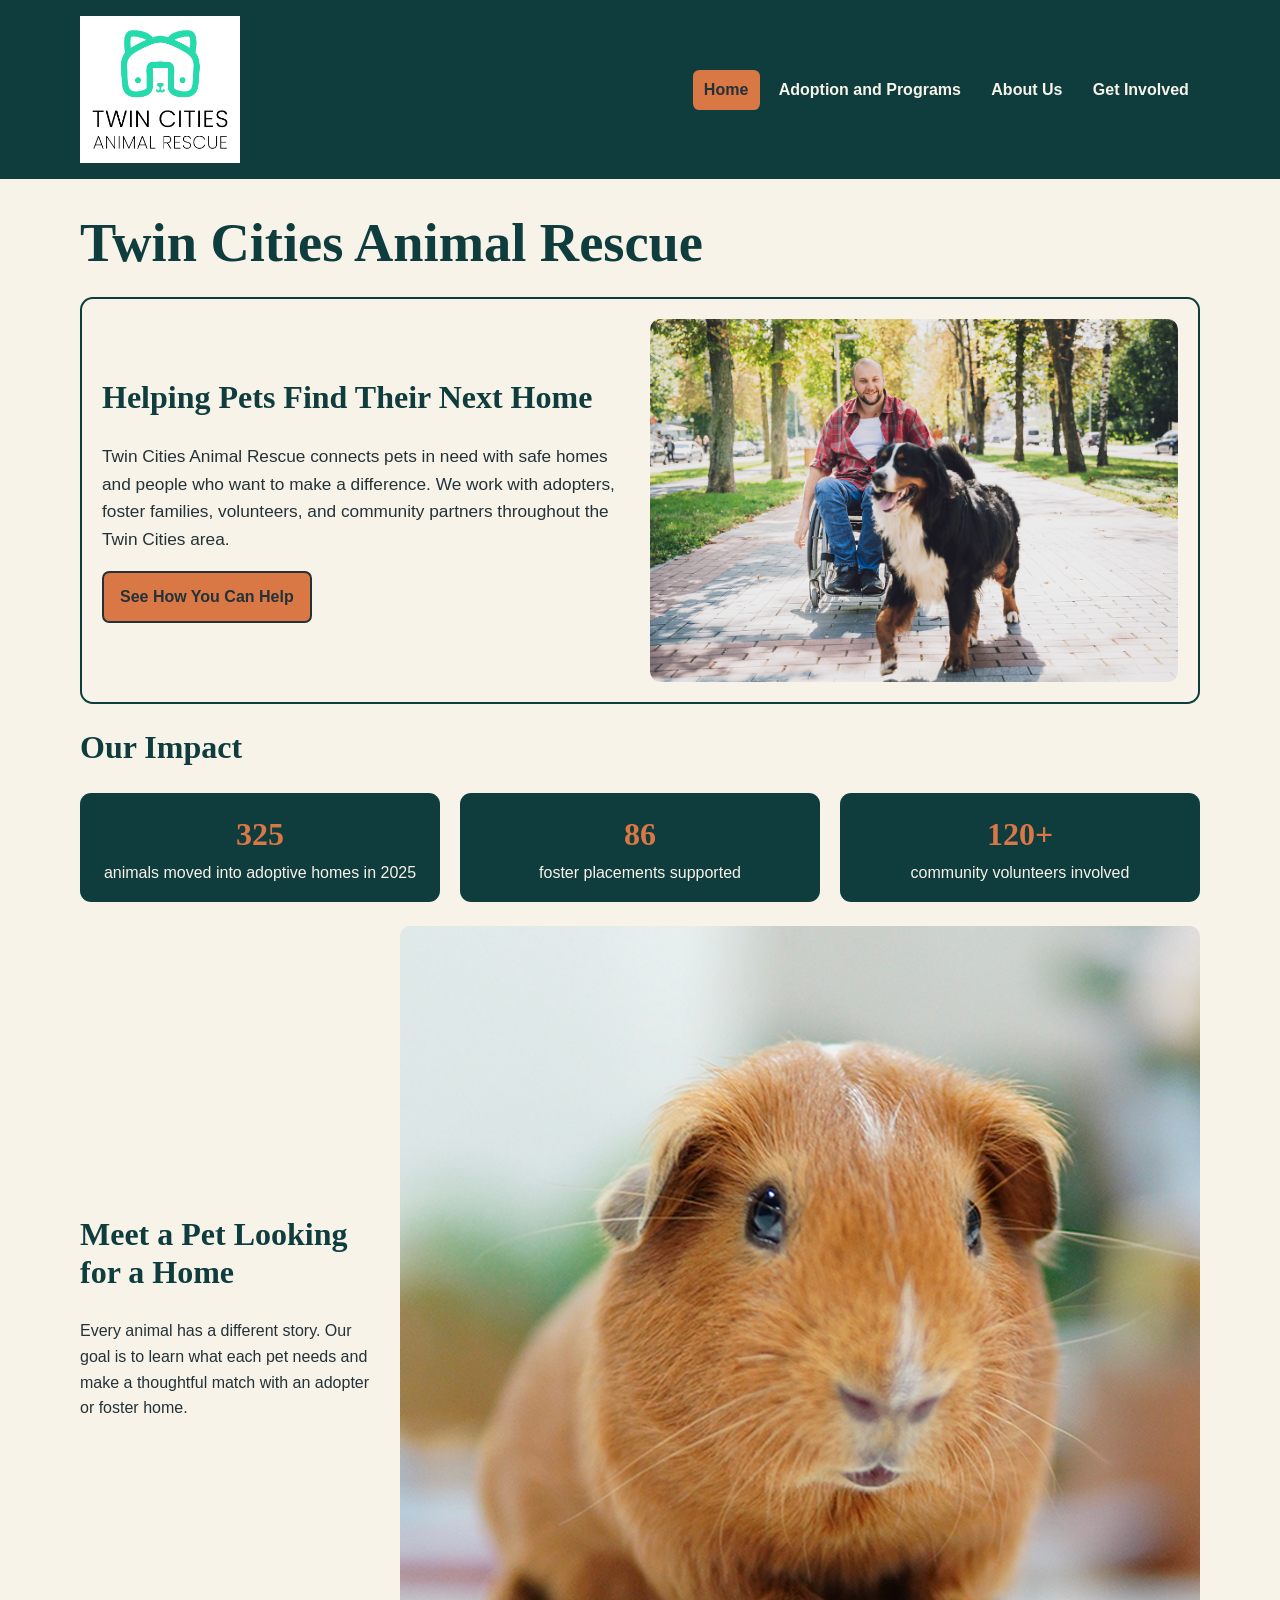
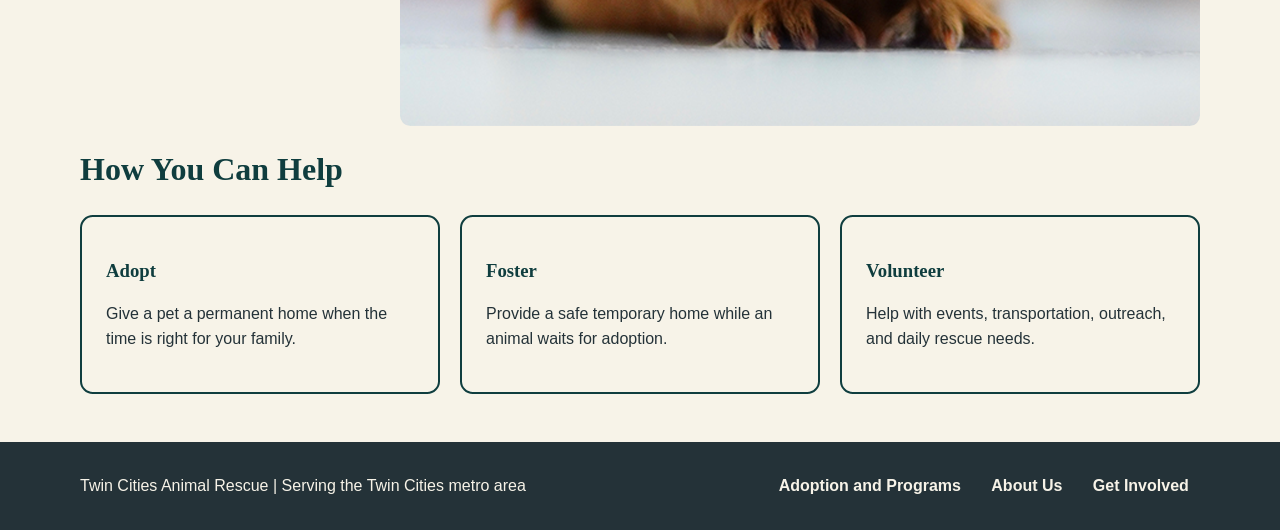
<file: Twin_Cities_Animal_Rescue_Touchstone3/index.html>
<!DOCTYPE html>
<html lang="en">
<head>
    <meta charset="UTF-8">
    <meta name="viewport" content="width=device-width, initial-scale=1.0">
    <title>Twin Cities Animal Rescue | Home</title>
    <link rel="stylesheet" href="style.css">
</head>
<body>
    <header class="site-header">
        <div class="header-inner">
            <img class="site-logo" src="media/rescue-logo_c.png" alt="Twin Cities Animal Rescue logo">
            <nav class="primary-nav" aria-label="Primary navigation">
                <ul>
                    <li><a href="index.html" aria-current="page">Home</a></li>
                    <li><a href="services.html">Adoption and Programs</a></li>
                    <li><a href="about.html">About Us</a></li>
                    <li><a href="contact.html">Get Involved</a></li>
                </ul>
            </nav>
        </div>
    </header>

    <main>
        <h1>Twin Cities Animal Rescue</h1>

        <section class="hero">
            <div class="hero-copy">
                <h2>Helping Pets Find Their Next Home</h2>
                <p>Twin Cities Animal Rescue connects pets in need with safe homes and people who want to make a difference. We work with adopters, foster families, volunteers, and community partners throughout the Twin Cities area.</p>
                <a class="action-link" href="contact.html">See How You Can Help</a>
            </div>
            <div class="hero-media">
                <picture>
                    <source media="(max-width: 600px)" srcset="media/rescue-feature-small_c.png">
                    <img src="media/rescue-feature-large_c.png" alt="Rescued dog resting comfortably while waiting for a permanent home">
                </picture>
            </div>
        </section>

        <section class="content-section" aria-labelledby="impact-heading">
            <h2 id="impact-heading">Our Impact</h2>
            <ul class="stats">
                <li class="stat"><strong>325</strong> animals moved into adoptive homes in 2025</li>
                <li class="stat"><strong>86</strong> foster placements supported</li>
                <li class="stat"><strong>120+</strong> community volunteers involved</li>
            </ul>
        </section>

        <section class="content-section split-layout">
            <div>
                <h2>Meet a Pet Looking for a Home</h2>
                <p>Every animal has a different story. Our goal is to learn what each pet needs and make a thoughtful match with an adopter or foster home.</p>
            </div>
            <img src="media/rescue-pet_c.png" alt="Friendly rescue dog looking toward the camera while waiting for adoption">
        </section>

        <section class="content-section">
            <h2>How You Can Help</h2>
            <div class="card-grid">
                <article class="content-card">
                    <h3>Adopt</h3>
                    <p>Give a pet a permanent home when the time is right for your family.</p>
                </article>
                <article class="content-card">
                    <h3>Foster</h3>
                    <p>Provide a safe temporary home while an animal waits for adoption.</p>
                </article>
                <article class="content-card">
                    <h3>Volunteer</h3>
                    <p>Help with events, transportation, outreach, and daily rescue needs.</p>
                </article>
            </div>
        </section>
    </main>

    <footer class="site-footer">
        <div class="footer-inner">
            <p>Twin Cities Animal Rescue | Serving the Twin Cities metro area</p>
            <nav class="footer-nav" aria-label="Footer navigation">
                <ul>
                    <li><a href="services.html">Adoption and Programs</a></li>
                    <li><a href="about.html">About Us</a></li>
                    <li><a href="contact.html">Get Involved</a></li>
                </ul>
            </nav>
        </div>
    </footer>
</body>
</html>
</file>
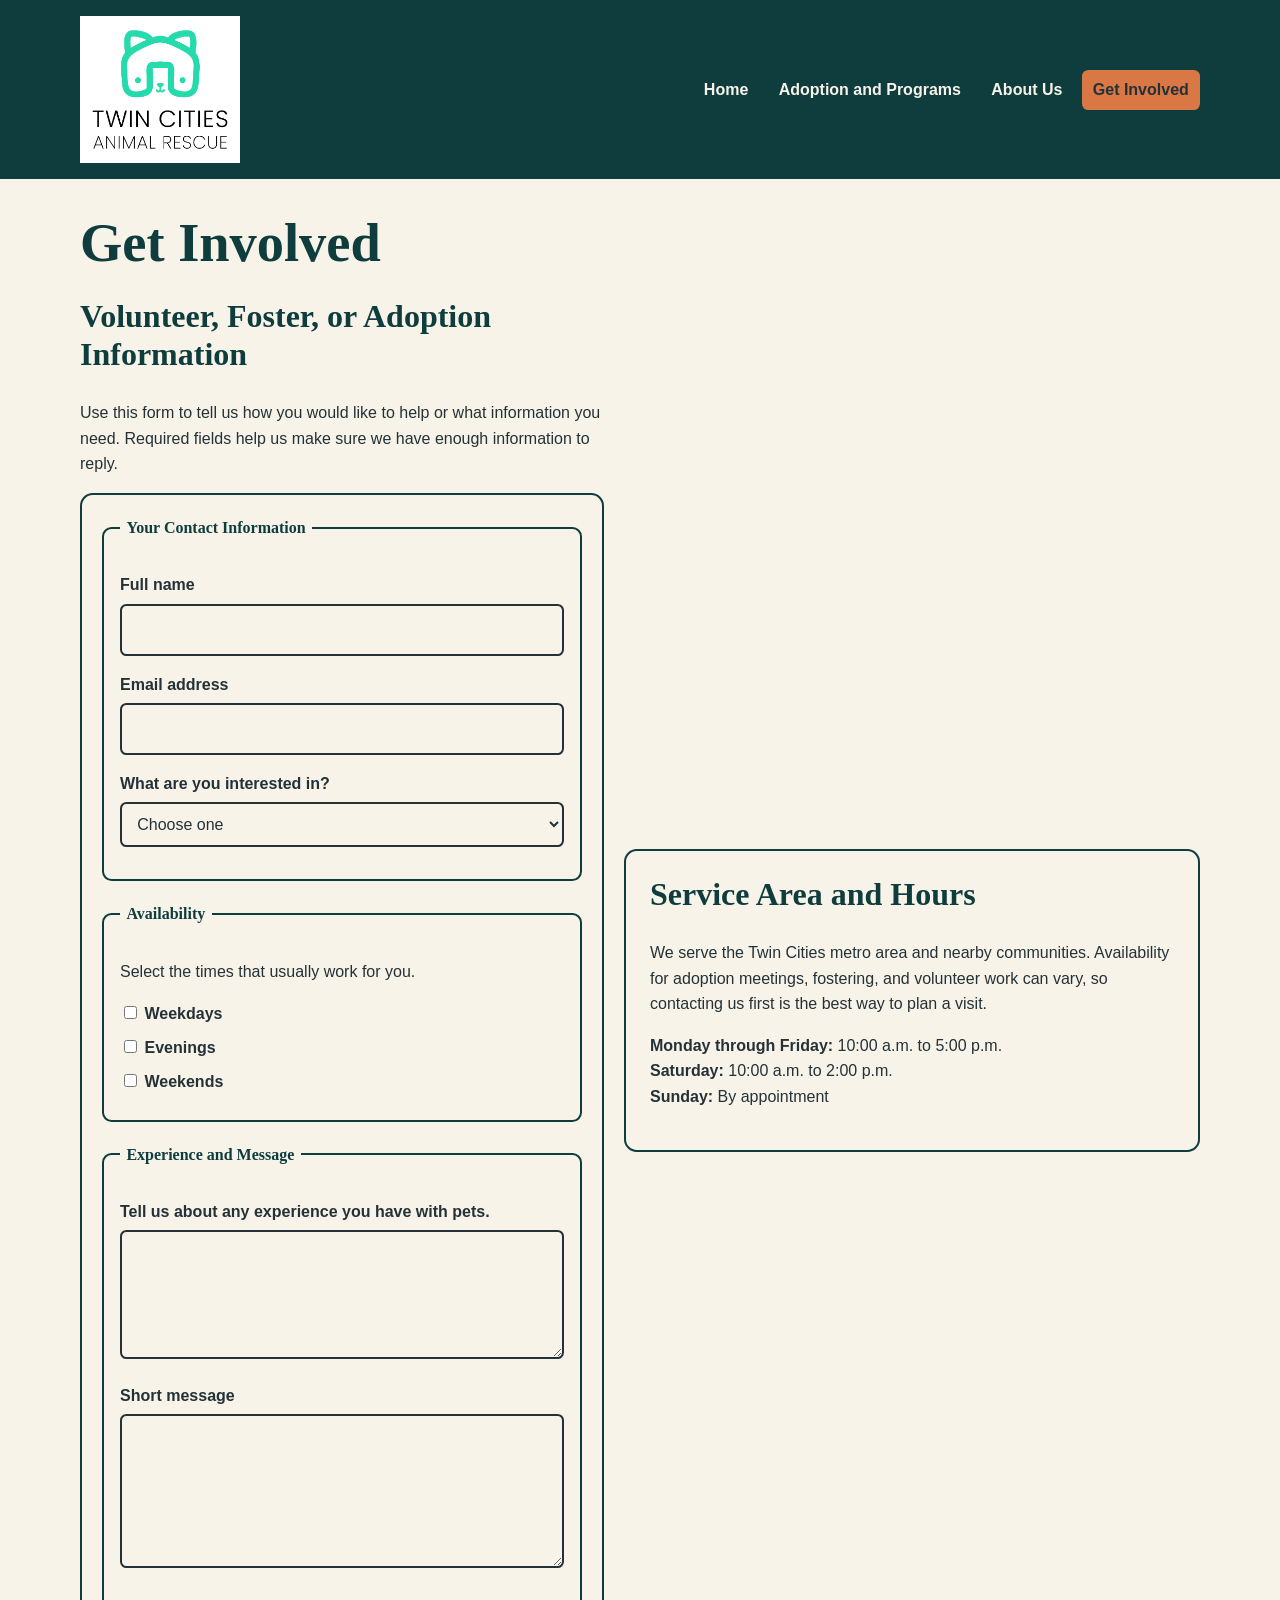
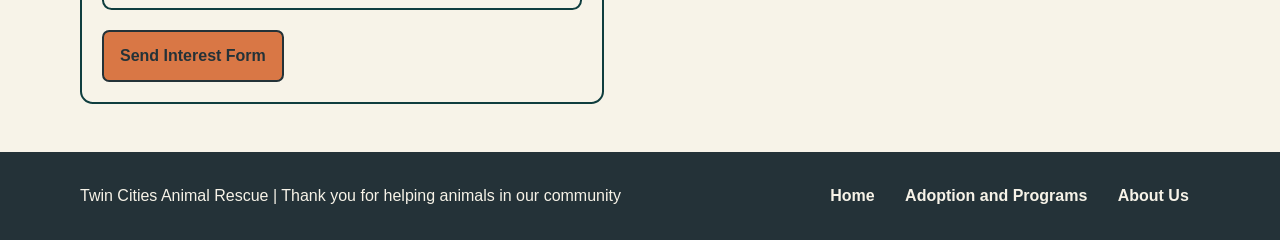
<file: Twin_Cities_Animal_Rescue_Touchstone3/contact.html>
<!DOCTYPE html>
<html lang="en">
<head>
    <meta charset="UTF-8">
    <meta name="viewport" content="width=device-width, initial-scale=1.0">
    <title>Twin Cities Animal Rescue | Get Involved</title>
    <link rel="stylesheet" href="style.css">
</head>
<body>
    <header class="site-header">
        <div class="header-inner">
            <img class="site-logo" src="media/rescue-logo_c.png" alt="Twin Cities Animal Rescue logo">
            <nav class="primary-nav" aria-label="Primary navigation">
                <ul>
                    <li><a href="index.html">Home</a></li>
                    <li><a href="services.html">Adoption and Programs</a></li>
                    <li><a href="about.html">About Us</a></li>
                    <li><a href="contact.html" aria-current="page">Get Involved</a></li>
                </ul>
            </nav>
        </div>
    </header>

    <main>
        <h1>Get Involved</h1>

        <div class="form-layout">
            <section>
                <h2>Volunteer, Foster, or Adoption Information</h2>
                <p>Use this form to tell us how you would like to help or what information you need. Required fields help us make sure we have enough information to reply.</p>

                <form action="#" method="post">
                    <fieldset>
                        <legend>Your Contact Information</legend>
                        <p>
                            <label for="full-name">Full name</label><br>
                            <input type="text" id="full-name" name="full-name" required pattern="[A-Za-z .'-]{2,}" title="Enter at least two letters using your name.">
                        </p>
                        <p>
                            <label for="email">Email address</label><br>
                            <input type="email" id="email" name="email" required>
                        </p>
                        <p>
                            <label for="interest">What are you interested in?</label><br>
                            <select id="interest" name="interest" required>
                                <option value="">Choose one</option>
                                <option value="volunteer">Volunteering</option>
                                <option value="foster">Fostering</option>
                                <option value="adoption">Adoption information</option>
                            </select>
                        </p>
                    </fieldset>

                    <fieldset>
                        <legend>Availability</legend>
                        <p>Select the times that usually work for you.</p>
                        <p class="check-option"><input type="checkbox" id="weekday" name="availability" value="weekday"> <label for="weekday">Weekdays</label></p>
                        <p class="check-option"><input type="checkbox" id="evening" name="availability" value="evening"> <label for="evening">Evenings</label></p>
                        <p class="check-option"><input type="checkbox" id="weekend" name="availability" value="weekend"> <label for="weekend">Weekends</label></p>
                    </fieldset>

                    <fieldset>
                        <legend>Experience and Message</legend>
                        <p>
                            <label for="experience">Tell us about any experience you have with pets.</label><br>
                            <textarea id="experience" name="experience" rows="4"></textarea>
                        </p>
                        <p>
                            <label for="message">Short message</label><br>
                            <textarea id="message" name="message" rows="5" required minlength="10"></textarea>
                        </p>
                    </fieldset>
                    <button type="submit">Send Interest Form</button>
                </form>
            </section>

            <aside class="content-card" aria-labelledby="visit-heading">
                <h2 id="visit-heading">Service Area and Hours</h2>
                <p>We serve the Twin Cities metro area and nearby communities. Availability for adoption meetings, fostering, and volunteer work can vary, so contacting us first is the best way to plan a visit.</p>
                <p><strong>Monday through Friday:</strong> 10:00 a.m. to 5:00 p.m.<br>
                <strong>Saturday:</strong> 10:00 a.m. to 2:00 p.m.<br>
                <strong>Sunday:</strong> By appointment</p>
            </aside>
        </div>
    </main>

    <footer class="site-footer">
        <div class="footer-inner">
            <p>Twin Cities Animal Rescue | Thank you for helping animals in our community</p>
            <nav class="footer-nav" aria-label="Footer navigation">
                <ul>
                    <li><a href="index.html">Home</a></li>
                    <li><a href="services.html">Adoption and Programs</a></li>
                    <li><a href="about.html">About Us</a></li>
                </ul>
            </nav>
        </div>
    </footer>
</body>
</html>
</file>
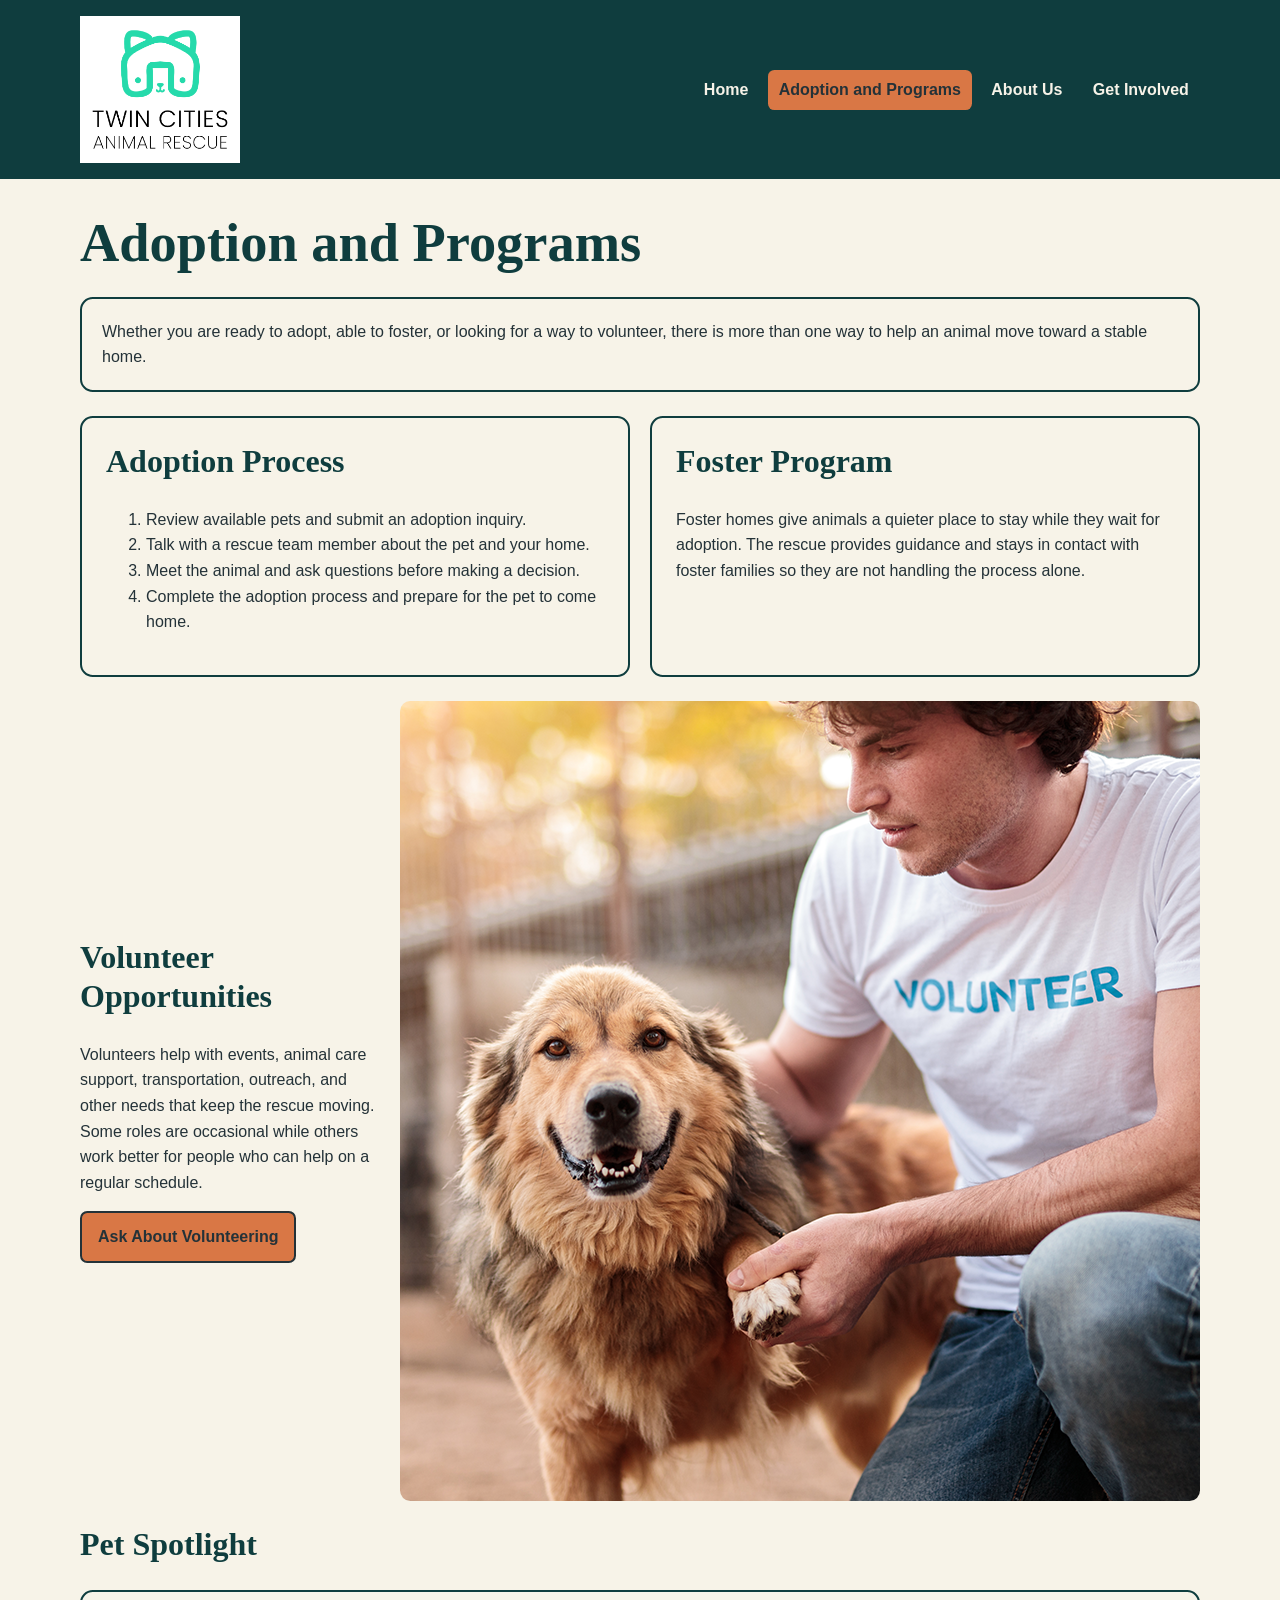
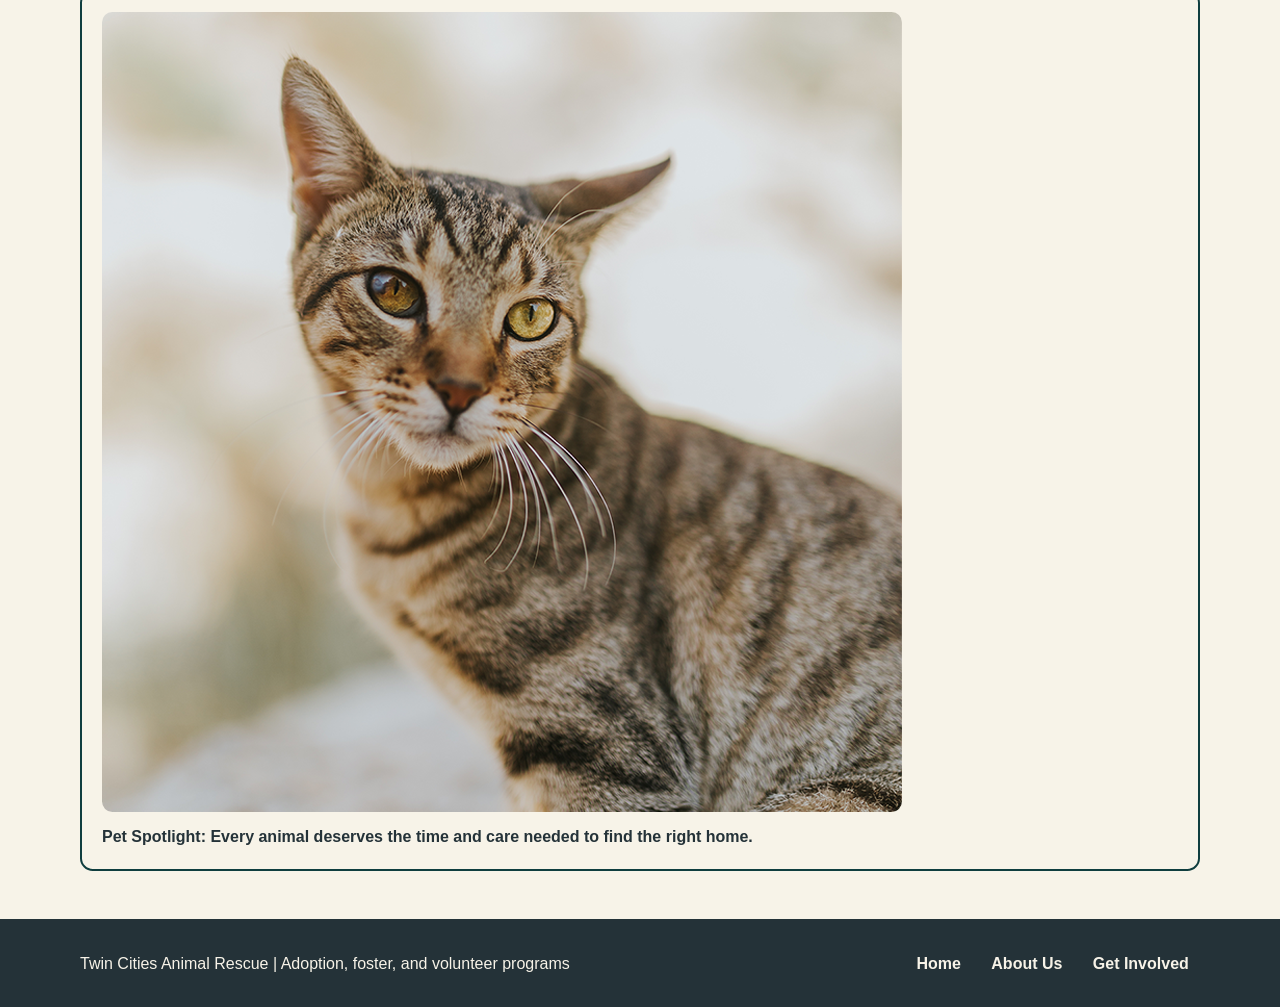
<file: Twin_Cities_Animal_Rescue_Touchstone3/services.html>
<!DOCTYPE html>
<html lang="en">
<head>
    <meta charset="UTF-8">
    <meta name="viewport" content="width=device-width, initial-scale=1.0">
    <title>Twin Cities Animal Rescue | Adoption and Programs</title>
    <link rel="stylesheet" href="style.css">
</head>
<body>
    <header class="site-header">
        <div class="header-inner">
            <img class="site-logo" src="media/rescue-logo_c.png" alt="Twin Cities Animal Rescue logo">
            <nav class="primary-nav" aria-label="Primary navigation">
                <ul>
                    <li><a href="index.html">Home</a></li>
                    <li><a href="services.html" aria-current="page">Adoption and Programs</a></li>
                    <li><a href="about.html">About Us</a></li>
                    <li><a href="contact.html">Get Involved</a></li>
                </ul>
            </nav>
        </div>
    </header>

    <main>
        <h1>Adoption and Programs</h1>
        <p class="notice">Whether you are ready to adopt, able to foster, or looking for a way to volunteer, there is more than one way to help an animal move toward a stable home.</p>

        <div class="card-grid content-section">
            <section class="content-card">
                <h2>Adoption Process</h2>
                <ol>
                    <li>Review available pets and submit an adoption inquiry.</li>
                    <li>Talk with a rescue team member about the pet and your home.</li>
                    <li>Meet the animal and ask questions before making a decision.</li>
                    <li>Complete the adoption process and prepare for the pet to come home.</li>
                </ol>
            </section>

            <section class="content-card">
                <h2>Foster Program</h2>
                <p>Foster homes give animals a quieter place to stay while they wait for adoption. The rescue provides guidance and stays in contact with foster families so they are not handling the process alone.</p>
            </section>
        </div>

        <section class="content-section split-layout">
            <div>
                <h2>Volunteer Opportunities</h2>
                <p>Volunteers help with events, animal care support, transportation, outreach, and other needs that keep the rescue moving. Some roles are occasional while others work better for people who can help on a regular schedule.</p>
                <a class="action-link" href="contact.html">Ask About Volunteering</a>
            </div>
            <img src="media/rescue-volunteer_c.png" alt="Animal rescue volunteer spending time with a dog during a community rescue event">
        </section>

        <section class="content-section">
            <h2>Pet Spotlight</h2>
            <figure>
                <img src="media/rescue-pet-spotlight_c.png" alt="Rescue pet featured as the current adoption spotlight">
                <figcaption>Pet Spotlight: Every animal deserves the time and care needed to find the right home.</figcaption>
            </figure>
        </section>
    </main>

    <footer class="site-footer">
        <div class="footer-inner">
            <p>Twin Cities Animal Rescue | Adoption, foster, and volunteer programs</p>
            <nav class="footer-nav" aria-label="Footer navigation">
                <ul>
                    <li><a href="index.html">Home</a></li>
                    <li><a href="about.html">About Us</a></li>
                    <li><a href="contact.html">Get Involved</a></li>
                </ul>
            </nav>
        </div>
    </footer>
</body>
</html>
</file>
<file: Twin_Cities_Animal_Rescue_Touchstone3/style.css>
/* Twin Cities Animal Rescue - Touchstone 3 */
:root {
    --teal: #0F3D3E;
    --cream: #F7F3E8;
    --orange: #D97745;
    --charcoal: #243238;
}

* {
    box-sizing: border-box;
}

body {
    margin: 0;
    background: var(--cream);
    color: var(--charcoal);
    font-family: Arial, sans-serif;
    line-height: 1.6;
}

img,
picture,
video {
    max-width: 100%;
}

img,
video {
    display: block;
    height: auto;
    border-radius: 0.65rem;
}

a {
    color: var(--teal);
    font-weight: 700;
}

a:hover,
a:focus-visible {
    color: var(--orange);
}

.site-header {
    background: var(--teal);
    padding: 1rem;
}

.header-inner,
main,
.footer-inner {
    width: min(100% - 2rem, 70rem);
    margin-inline: auto;
}

.header-inner {
    display: flex;
    flex-direction: column;
    gap: 1rem;
}

.site-logo {
    width: 10rem;
    border-radius: 0;
}

.primary-nav ul,
.footer-nav ul {
    list-style: none;
    margin: 0;
    padding: 0;
    display: flex;
    flex-direction: column;
    gap: 0.5rem;
}

.primary-nav a,
.footer-nav a {
    display: inline-block;
    color: var(--cream);
    text-decoration: none;
    padding: 0.45rem 0.7rem;
    border-radius: 0.4rem;
}

.primary-nav a:hover,
.primary-nav a:focus-visible,
.footer-nav a:hover,
.footer-nav a:focus-visible,
.primary-nav a[aria-current="page"] {
    background: var(--orange);
    color: var(--charcoal);
}

main {
    padding-block: 2rem 3rem;
}

h1,
h2,
h3 {
    font-family: Georgia, serif;
    line-height: 1.2;
    color: var(--teal);
}

h1 {
    margin: 0 0 1.25rem;
    font-size: clamp(2rem, 7vw, 3.4rem);
}

h2 {
    margin-top: 0;
    font-size: clamp(1.45rem, 5vw, 2rem);
}

.hero,
.split-layout,
.card-grid,
.stats,
.form-layout {
    display: flex;
    flex-direction: column;
    gap: 1.25rem;
}

.hero,
.content-card,
figure,
form,
.notice {
    background: var(--cream);
    border: 2px solid var(--teal);
    border-radius: 0.8rem;
    padding: 1.25rem;
}

.hero {
    margin-bottom: 1.5rem;
}

.hero-copy p {
    font-size: 1.08rem;
}

.hero-media img {
    width: 100%;
}

.content-section {
    margin-top: 1.5rem;
}

.card-grid .content-card {
    flex: 1 1 0;
}

.stats {
    margin: 0;
    padding: 0;
    list-style: none;
}

.stat {
    flex: 1 1 0;
    background: var(--teal);
    color: var(--cream);
    border-radius: 0.7rem;
    padding: 1rem;
    text-align: center;
}

.stat strong {
    display: block;
    color: var(--orange);
    font-family: Georgia, serif;
    font-size: 2rem;
}

.action-link,
button {
    display: inline-block;
    background: var(--orange);
    color: var(--charcoal);
    border: 2px solid var(--charcoal);
    border-radius: 0.45rem;
    padding: 0.7rem 1rem;
    text-decoration: none;
    font: inherit;
    font-weight: 700;
    cursor: pointer;
}

.action-link:hover,
.action-link:focus-visible,
button:hover,
button:focus-visible {
    background: var(--teal);
    color: var(--cream);
}

figure {
    margin: 0;
}

figcaption {
    margin-top: 0.75rem;
    font-weight: 700;
}

video {
    width: 100%;
    background: var(--charcoal);
}

form {
    max-width: 48rem;
}

fieldset {
    border: 2px solid var(--teal);
    border-radius: 0.6rem;
    margin: 0 0 1.25rem;
    padding: 1rem;
}

legend {
    font-family: Georgia, serif;
    font-weight: 700;
    color: var(--teal);
    padding-inline: 0.4rem;
}

label {
    font-weight: 700;
}

input[type="text"],
input[type="email"],
select,
textarea {
    width: 100%;
    max-width: 32rem;
    margin-top: 0.35rem;
    padding: 0.7rem;
    border: 2px solid var(--charcoal);
    border-radius: 0.4rem;
    background: var(--cream);
    color: var(--charcoal);
    font: inherit;
}

input:focus,
select:focus,
textarea:focus,
button:focus-visible,
a:focus-visible {
    outline: 3px solid var(--orange);
    outline-offset: 3px;
}

.check-option {
    margin-block: 0.55rem;
}

.site-footer {
    background: var(--charcoal);
    color: var(--cream);
    padding: 1.5rem 1rem;
}

.footer-inner {
    display: flex;
    flex-direction: column;
    gap: 1rem;
}

.site-footer p {
    margin: 0;
}

@media (min-width: 48rem) {
    .header-inner,
    .footer-inner {
        flex-direction: row;
        align-items: center;
        justify-content: space-between;
    }

    .primary-nav ul,
    .footer-nav ul {
        flex-direction: row;
        flex-wrap: wrap;
    }

    .hero,
    .split-layout,
    .form-layout {
        flex-direction: row;
        align-items: center;
    }

    .hero-copy,
    .hero-media,
    .split-layout > *,
    .form-layout > * {
        flex: 1 1 0;
    }

    .card-grid,
    .stats {
        flex-direction: row;
        align-items: stretch;
    }

    .content-card {
        padding: 1.5rem;
    }
}
</file>
